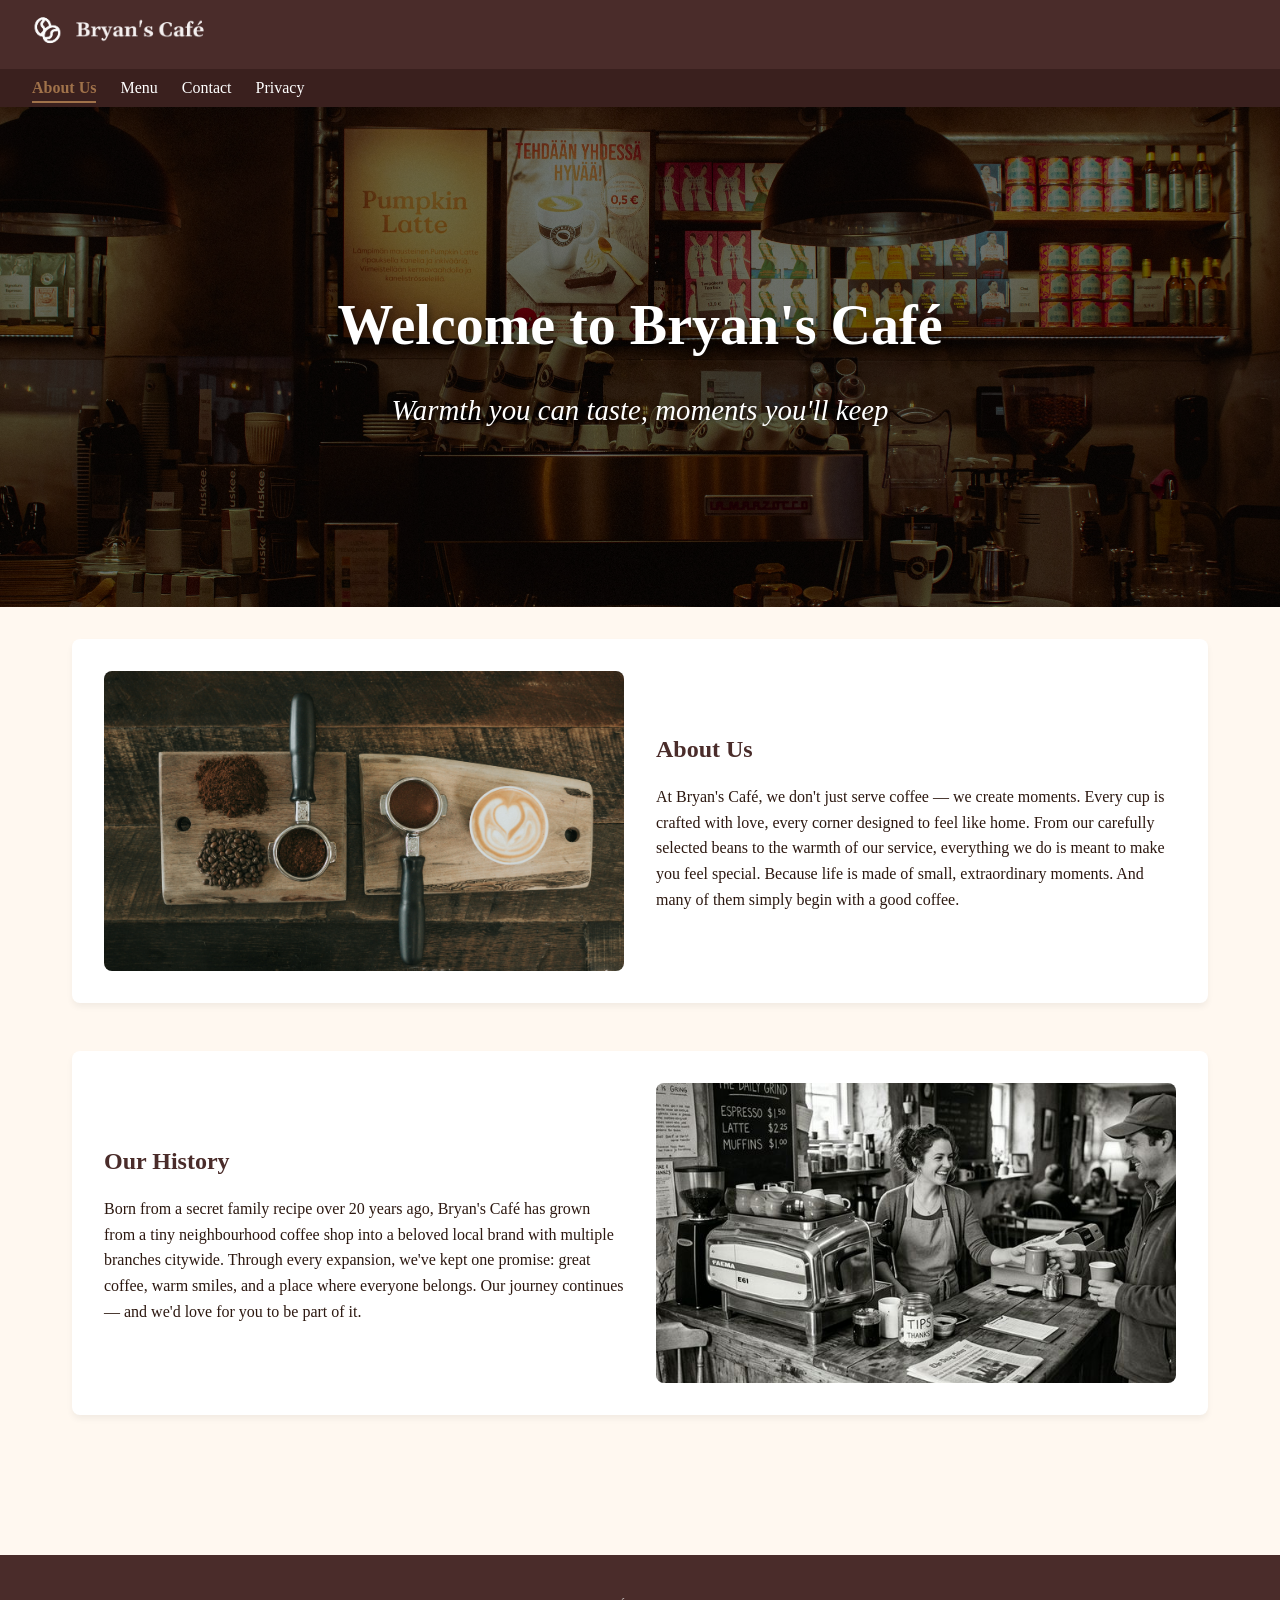
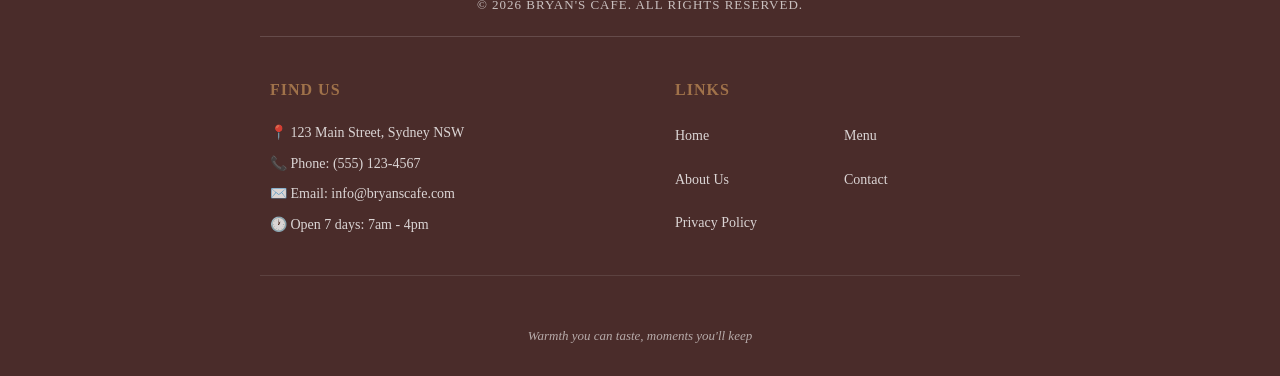
<file: index.html>
<!DOCTYPE html>
<html lang="en">
<head>
    <meta charset="UTF-8">
    <meta name="viewport" content="width=device-width, initial-scale=1.0">
    <title>About - Bryan's Café</title>
    <link rel="stylesheet" href="css/style.css">
</head>
<body>
    <!-- ===== HEADER ===== -->
    <header>
        <div class="header-top">
            <div class="logo-container">
                <a href="index.html">
                    <img src="images/logo.png" alt="Bryan's Café Logo">
                </a>
            </div>
        </div>
        <div class="header-bottom">
            <nav>
                <ul>
                    <li><a href="index.html" class="active">About Us</a></li>
                    <li><a href="menu.html">Menu</a></li>
                    <li><a href="contact.html">Contact</a></li>
                    <li><a href="privacy.html">Privacy</a></li>
                </ul>
            </nav>
        </div>
    </header>

    <!-- ===== BANNER FULL-WIDTH ===== -->
    <section class="banner-fullwidth">
        <div class="banner-overlay">
            <h1>Welcome to Bryan's Café</h1>
            <p>Warmth you can taste, moments you'll keep</p>
        </div>
    </section>

    <!-- ===== MAIN ===== -->
    <main>
        <!-- About Section -->
        <section class="split-section">
            <img src="images/about.jpg" alt="About Us">
            <div class="text-content">
                <h2>About Us</h2>
                <p>At Bryan's Café, we don't just serve coffee — we create moments. Every cup is crafted with love, every corner designed to feel like home. From our carefully selected beans to the warmth of our service, everything we do is meant to make you feel special. Because life is made of small, extraordinary moments. And many of them simply begin with a good coffee.</p>
            </div>
        </section>

        <!-- History Section -->
        <section class="split-section reverse">
            <img src="images/history.jpg" alt="Our History">
            <div class="text-content">
                <h2>Our History</h2>
                <p>Born from a secret family recipe over 20 years ago, Bryan's Café has grown from a tiny neighbourhood coffee shop into a beloved local brand with multiple branches citywide. Through every expansion, we've kept one promise: great coffee, warm smiles, and a place where everyone belongs. Our journey continues — and we'd love for you to be part of it.</p>
            </div>
        </section>
    </main>

    <!-- ===== FOOTER ===== -->
    <footer class="footer-slim">
        <div class="footer-container">
            <div class="footer-copyright-top">
                <p>&copy; <span id="currentYear"></span> Bryan's Café. All rights reserved.</p>
            </div>
            <div class="footer-main">
                <div class="footer-col footer-contact">
                    <h4 class="footer-title">Find Us</h4>
                    <div class="footer-info">
                        <p>📍 123 Main Street, Sydney NSW</p>
                        <p>📞 Phone: (555) 123-4567</p>
                        <p>✉️ Email: info@bryanscafe.com</p>
                        <p>🕐 Open 7 days: 7am - 4pm</p>
                    </div>
                </div>
                <div class="footer-col footer-links">
                    <h4 class="footer-title">Links</h4>
                    <ul class="footer-menu">
                        <li><a href="index.html">Home</a></li>
                        <li><a href="menu.html">Menu</a></li>
                        <li><a href="index.html">About Us</a></li>
                        <li><a href="contact.html">Contact</a></li>
                        <li><a href="privacy.html">Privacy Policy</a></li>
                    </ul>
                </div>
            </div>
            <div class="footer-divider"></div>
            <div class="footer-quote">
                <p>Warmth you can taste, moments you'll keep</p>
            </div>
        </div>
    </footer>

    <script src="js/script.js"></script>
</body>
</html>
</file>
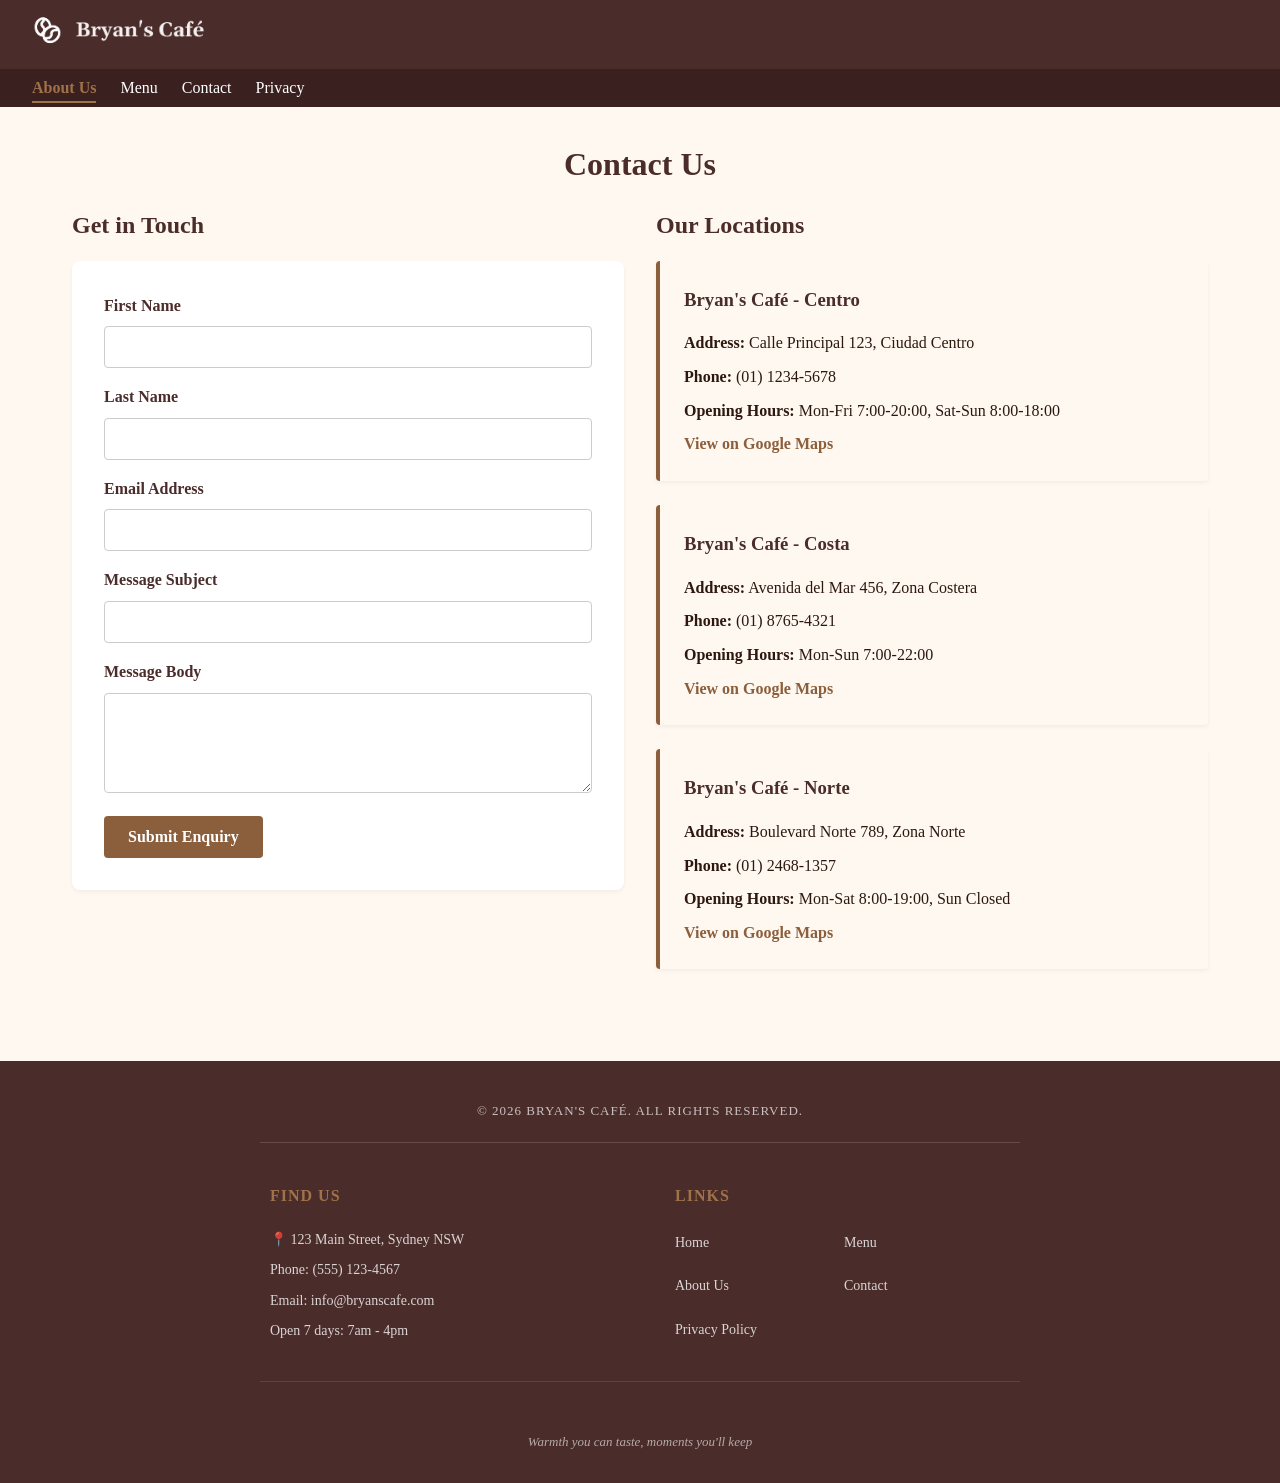
<file: contact.html>
<!DOCTYPE html>
<html lang="en">
<head>
    <meta charset="UTF-8">
    <meta name="viewport" content="width=device-width, initial-scale=1.0">
    <title>Contact - Bryan's Café</title>
    <link rel="stylesheet" href="css/style.css">
</head>
<body>
    <!-- ===== HEADER ===== -->
    <header>
        <!-- Línea 1: Logo -->
        <div class="header-top">
            <div class="logo-container">
                <a href="index.html">
                    <img src="images/logo.png" alt="Bryan's Café Logo">
                </a>
            </div>
        </div>
        <!-- Línea 2: Barra de navegación -->
        <div class="header-bottom">
            <nav>
                <ul>
                    <li><a href="index.html" class="active">About Us</a></li>
                    <li><a href="menu.html">Menu</a></li>
                    <li><a href="contact.html">Contact</a></li>
                    <li><a href="privacy.html">Privacy</a></li>
                </ul>
            </nav>
        </div>
    </header>

    <!-- ===== MAIN ===== -->
    <main>
        <h1 class="text-center">Contact Us</h1>
        <div class="contact-layout">
            <div class="contact-form-section">
                <h2>Get in Touch</h2>
                <form id="contactForm">
                    <div class="form-group">
                        <label for="firstName">First Name</label>
                        <input type="text" id="firstName" name="firstName">
                    </div>
                    <div class="form-group">
                        <label for="lastName">Last Name</label>
                        <input type="text" id="lastName" name="lastName">
                    </div>
                    <div class="form-group">
                        <label for="email">Email Address</label>
                        <input type="email" id="email" name="email">
                    </div>
                    <div class="form-group">
                        <label for="subject">Message Subject</label>
                        <input type="text" id="subject" name="subject">
                    </div>
                    <div class="form-group">
                        <label for="message">Message Body</label>
                        <textarea id="message" name="message"></textarea>
                    </div>
                    <button type="submit">Submit Enquiry</button>
                    <div id="feedback-message"></div>
                </form>
            </div>
            <div class="branches-section">
                <h2>Our Locations</h2>
                <div id="branches-container"></div>
            </div>
        </div>
    </main>

<!-- ===== FOOTER ===== -->
<footer class="footer-slim">
    <div class="footer-container">
        <!-- Copyright centrado arriba -->
        <div class="footer-copyright-top">
            <p>&copy; <span id="currentYear"></span> Bryan's Café. All rights reserved.</p>
        </div>
        
        <!-- Contenido principal - 2 columnas -->
        <div class="footer-main">
            <!-- Columna izquierda - Contacto -->
            <div class="footer-col footer-contact">
                <h4 class="footer-title">Find Us</h4>
                <div class="footer-info">
                    <p>📍 123 Main Street, Sydney NSW</p>
                    <p>Phone: (555) 123-4567</p>
                    <p>Email: info@bryanscafe.com</p>
                    <p>Open 7 days: 7am - 4pm</p>
                </div>
            </div>
            
            <!-- Columna derecha - Enlaces -->
            <div class="footer-col footer-links">
                <h4 class="footer-title">Links</h4>
                <ul class="footer-menu">
                    <li><a href="index.html">Home</a></li>
                    <li><a href="menu.html">Menu</a></li>
                    <li><a href="index.html">About Us</a></li>
                    <li><a href="contact.html">Contact</a></li>
                    <li><a href="privacy.html">Privacy Policy</a></li>
                </ul>
            </div>
        </div>
        
        <!-- Línea separadora -->
        <div class="footer-divider"></div>
        
        <!-- Statement pequeño abajo -->
        <div class="footer-quote">
            <p>Warmth you can taste, moments you'll keep</p>
        </div>
    </div>
</footer>

    <script src="js/script.js"></script>
</body>
</html>
</file>
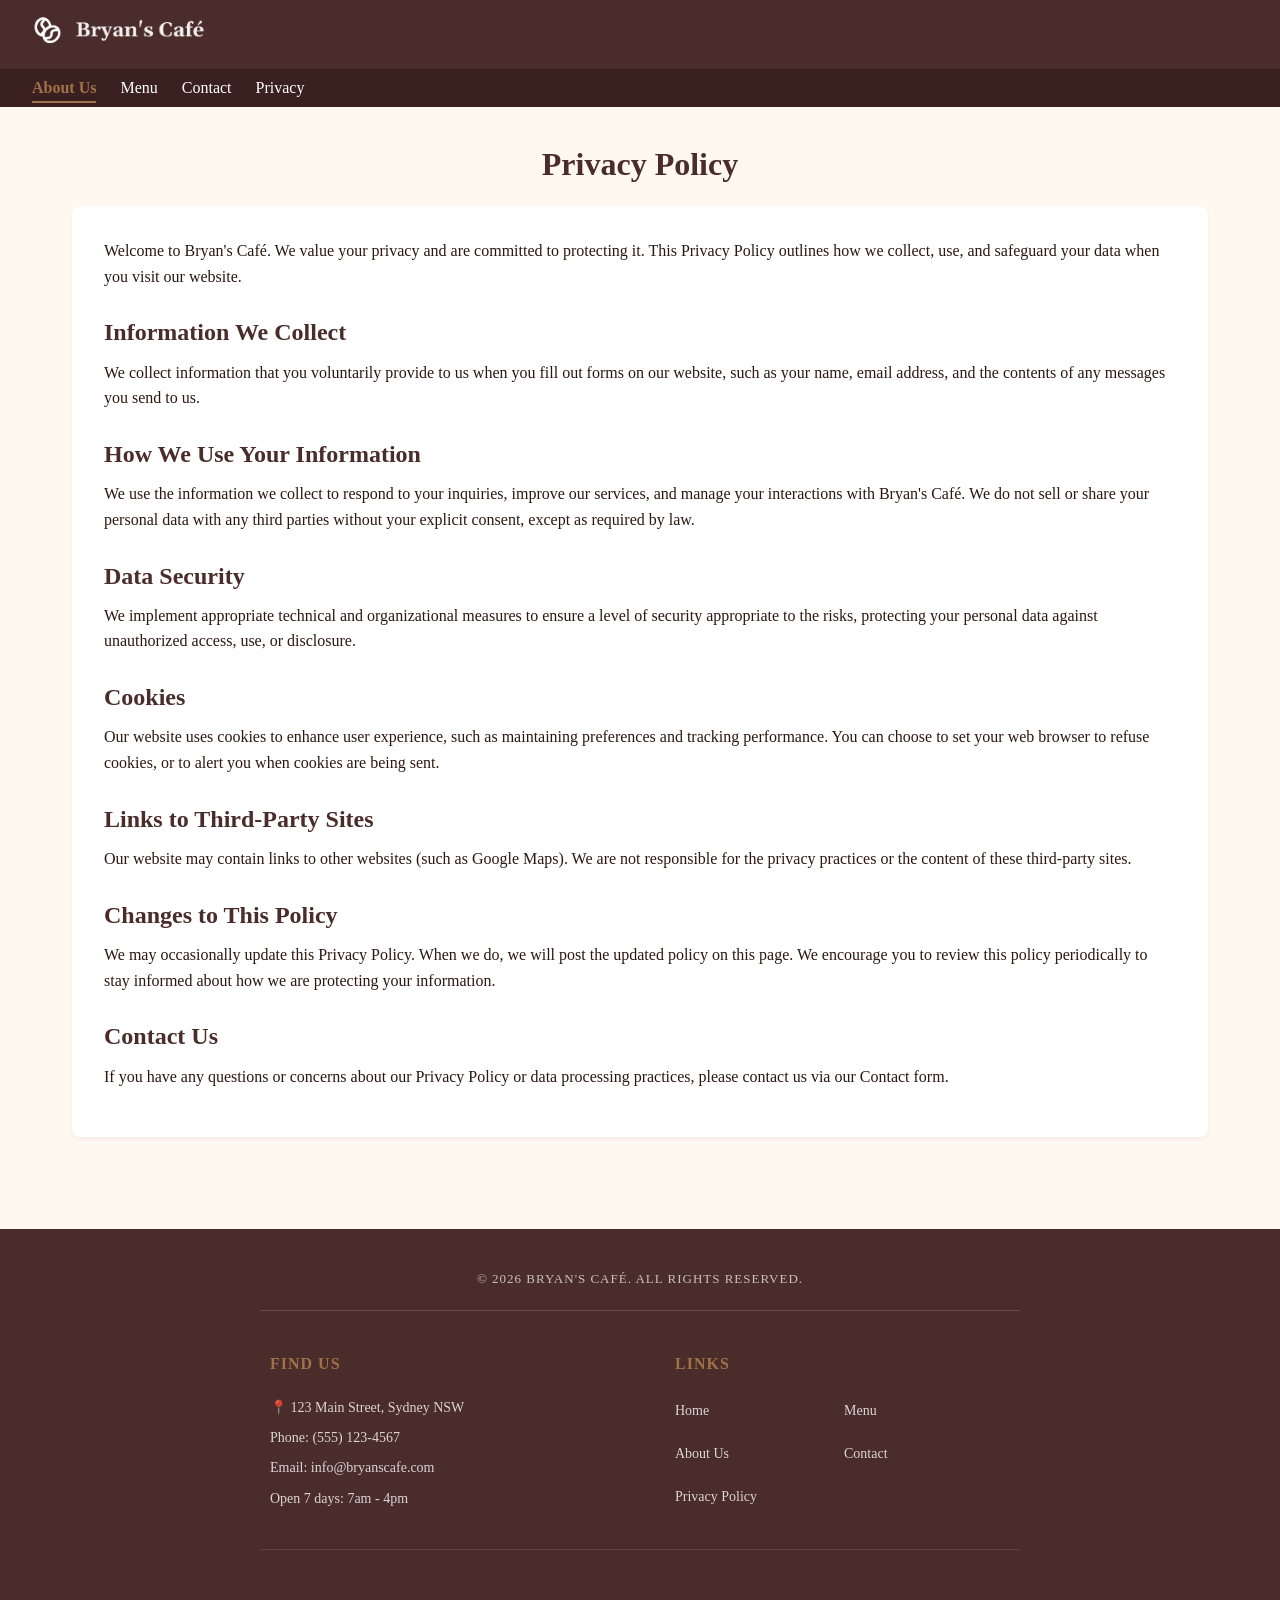
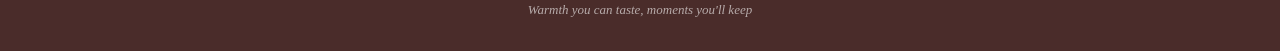
<file: privacy.html>
<!DOCTYPE html>
<html lang="en">
<head>
    <meta charset="UTF-8">
    <meta name="viewport" content="width=device-width, initial-scale=1.0">
    <title>Privacy Policy - Bryan's Café</title>
    <link rel="stylesheet" href="css/style.css">
</head>
<body>
    <!-- ===== HEADER ===== -->
    <header>
        <!-- Línea 1: Logo -->
        <div class="header-top">
            <div class="logo-container">
                <a href="index.html">
                    <img src="images/logo.png" alt="Bryan's Café Logo">
                </a>
            </div>
        </div>
        <!-- Línea 2: Barra de navegación -->
        <div class="header-bottom">
            <nav>
                <ul>
                     <li><a href="index.html" class="active">About Us</a></li>
                    <li><a href="menu.html">Menu</a></li>
                    <li><a href="contact.html">Contact</a></li>
                    <li><a href="privacy.html">Privacy</a></li>
                </ul>
            </nav>
        </div>
    </header>

    <!-- ===== MAIN ===== -->
    <main>
        <h1 class="text-center">Privacy Policy</h1>
        <div class="content-box">
            <p>Welcome to Bryan's Café. We value your privacy and are committed to protecting it. This Privacy Policy outlines how we collect, use, and safeguard your data when you visit our website.</p>

            <h2>Information We Collect</h2>
            <p>We collect information that you voluntarily provide to us when you fill out forms on our website, such as your name, email address, and the contents of any messages you send to us.</p>

            <h2>How We Use Your Information</h2>
            <p>We use the information we collect to respond to your inquiries, improve our services, and manage your interactions with Bryan's Café. We do not sell or share your personal data with any third parties without your explicit consent, except as required by law.</p>

            <h2>Data Security</h2>
            <p>We implement appropriate technical and organizational measures to ensure a level of security appropriate to the risks, protecting your personal data against unauthorized access, use, or disclosure.</p>

            <h2>Cookies</h2>
            <p>Our website uses cookies to enhance user experience, such as maintaining preferences and tracking performance. You can choose to set your web browser to refuse cookies, or to alert you when cookies are being sent.</p>

            <h2>Links to Third-Party Sites</h2>
            <p>Our website may contain links to other websites (such as Google Maps). We are not responsible for the privacy practices or the content of these third-party sites.</p>

            <h2>Changes to This Policy</h2>
            <p>We may occasionally update this Privacy Policy. When we do, we will post the updated policy on this page. We encourage you to review this policy periodically to stay informed about how we are protecting your information.</p>

            <h2>Contact Us</h2>
            <p>If you have any questions or concerns about our Privacy Policy or data processing practices, please contact us via our Contact form.</p>
        </div>
    </main>
<!-- ===== FOOTER ===== -->
<footer class="footer-slim">
    <div class="footer-container">
        <!-- Copyright centrado arriba -->
        <div class="footer-copyright-top">
            <p>&copy; <span id="currentYear"></span> Bryan's Café. All rights reserved.</p>
        </div>
        
        <!-- Contenido principal - 2 columnas -->
        <div class="footer-main">
            <!-- Columna izquierda - Contacto -->
            <div class="footer-col footer-contact">
                <h4 class="footer-title">Find Us</h4>
                <div class="footer-info">
                    <p>📍 123 Main Street, Sydney NSW</p>
                    <p>Phone: (555) 123-4567</p>
                    <p>Email: info@bryanscafe.com</p>
                    <p>Open 7 days: 7am - 4pm</p>
                </div>
            </div>
            
            <!-- Columna derecha - Enlaces -->
            <div class="footer-col footer-links">
                <h4 class="footer-title">Links</h4>
                <ul class="footer-menu">
                    <li><a href="index.html">Home</a></li>
                    <li><a href="menu.html">Menu</a></li>
                    <li><a href="index.html">About Us</a></li>
                    <li><a href="contact.html">Contact</a></li>
                    <li><a href="privacy.html">Privacy Policy</a></li>
                </ul>
            </div>
        </div>
        
        <!-- Línea separadora -->
        <div class="footer-divider"></div>
        
        <!-- Statement pequeño abajo -->
        <div class="footer-quote">
            <p>Warmth you can taste, moments you'll keep</p>
        </div>
    </div>
</footer>

    <script src="js/script.js"></script>
</body>
</html>
</file>
<file: css/style.css>
/* ============================================
   BRYAN'S CAFÉ - MAIN STYLESHEET
   ============================================ */

:root {
  --color-dark-brown: #4A2C2A;
  --color-medium-brown: #8B5E3C;
  --color-light-brown: #A0724A;
  --color-cream: #FFF8F0;
  --color-white: #FFFFFF;
  --color-dark-text: #2C1810;
  --color-success-bg: #d4edda;
  --color-success-text: #155724;
}

/* ================= RESET ================= */
* {
  margin: 0;
  padding: 0;
  box-sizing: border-box;
}

body {
  font-family: Georgia, 'Times New Roman', serif, 'Playfair Display';
  font-size: 16px;
  line-height: 1.6;
  color: var(--color-dark-text);
  background-color: var(--color-cream);
  display: flex;
  flex-direction: column;
  min-height: 100vh;
}

h1, h2, h3, h4, h5, h6 {
  font-family: Georgia, 'Times New Roman', serif;
  font-weight: bold;
  color: var(--color-dark-brown);
  margin-bottom: 1rem;
}

/* ================= HEADER ================= */
header {
  background-color: var(--color-dark-brown);
  color: var(--color-white);
  padding: 0;
}

/* Línea 1: Logo */
.header-top {
  padding: 0.5rem 2rem;
  display: flex;
  align-items: center;
}

header .logo-container img {
  height: 45px;
  width: auto;
}

/* Línea 2: Barra de navegación */
.header-bottom {
  background-color: #3A201E;
  padding: 0.4rem 2rem;
}

nav ul {
  display: flex;
  list-style: none;
  gap: 1.5rem;
  justify-content: flex-start;
}

nav a {
  color: var(--color-white);
  text-decoration: none;
  font-size: 1rem;
  padding: 0.3rem 0;
  transition: color 0.3s ease;
}

nav a:hover {
  color: var(--color-light-brown);
}

nav a.active {
  color: var(--color-light-brown);
  border-bottom: 2px solid var(--color-light-brown);
  font-weight: bold;
}

/* ================= MAIN ================= */
main {
  flex: 1;
  padding: 2rem;
  max-width: 1200px;
  margin: 0 auto;
  width: 100%;
}

/* ================= UTILITIES ================= */
.text-center { text-align: center; }
.mt-2 { margin-top: 2rem; }

/* ================= INDEX / ABOUT PAGE ================= */
.banner-fullwidth {
    width: 100%;
    height: 500px;
    background-image: url('../images/banner.jpg');
    background-size: cover;
    background-position: center;
    background-repeat: no-repeat;
    position: relative;
    margin: 0;
    padding: 0;
}

.banner-overlay {
    position: absolute;
    top: 0;
    left: 0;
    width: 100%;
    height: 100%;
    background-color: rgba(0, 0, 0, 0.55);
    display: flex;
    flex-direction: column;
    align-items: center;
    justify-content: center;
    text-align: center;
    padding: 20px;
}

.banner-overlay h1 {
    color: #FFFFFF;
    font-size: 3.5rem;
    margin-bottom: 1rem;
    text-shadow: 2px 2px 8px rgba(0, 0, 0, 0.5);
}

.banner-overlay p {
    color: #FFFFFF;
    font-size: 1.8rem;
    font-style: italic;
    text-shadow: 1px 1px 4px rgba(0, 0, 0, 0.5);
}

.split-section {
    display: flex;
    align-items: center;
    gap: 2rem;
    margin-bottom: 3rem;
    background-color: var(--color-white);
    padding: 2rem;
    border-radius: 8px;
    box-shadow: 0 4px 6px rgba(0,0,0,0.05);
}

.split-section.reverse {
    flex-direction: row-reverse;
}

.split-section img {
    width: 50%;
    max-height: 300px;
    object-fit: cover;
    border-radius: 8px;
}

.split-section .text-content {
    width: 50%;
}
/* ================= MENU PAGE ================= */
#menu-container {
  display: grid;
  grid-template-columns: repeat(auto-fill, minmax(300px, 1fr));
  gap: 2rem;
  margin-top: 2rem;
}

.menu-card {
  background-color: var(--color-white);
  border-radius: 8px;
  overflow: hidden;
  box-shadow: 0 2px 4px rgba(0,0,0,0.1);
  transition: transform 0.3s ease, box-shadow 0.3s ease;
  display: flex;
  flex-direction: column;
}

.menu-card:hover {
  transform: translateY(-5px);
  box-shadow: 0 8px 16px rgba(0,0,0,0.15);
}

.menu-card img {
  width: 100%;
  height: 200px;
  object-fit: cover;
}

.menu-card-content {
  padding: 1.5rem;
  flex: 1;
  display: flex;
  flex-direction: column;
}

.menu-card h3 {
  color: var(--color-dark-brown);
  margin-bottom: 0.5rem;
}

.menu-card p.desc {
  color: #666;
  font-size: 0.95rem;
  margin-bottom: 1rem;
  flex: 1;
}

.menu-card p.price {
  color: var(--color-medium-brown);
  font-size: 1.25rem;
  font-weight: bold;
}

.menu-error {
  text-align: center;
  color: red;
  font-size: 1.2rem;
  padding: 2rem;
}

/* ================= CONTACT PAGE ================= */
.contact-layout {
  display: grid;
  grid-template-columns: 1fr 1fr;
  gap: 2rem;
}

form {
  background-color: var(--color-white);
  padding: 2rem;
  border-radius: 8px;
  box-shadow: 0 2px 4px rgba(0,0,0,0.05);
}

.form-group {
  margin-bottom: 1rem;
}

form label {
  display: block;
  margin-bottom: 0.5rem;
  font-weight: bold;
  color: var(--color-dark-brown);
}

form input, form textarea {
  width: 100%;
  padding: 0.75rem;
  border: 1px solid #ccc;
  border-radius: 4px;
  font-family: inherit;
}

form textarea {
  resize: vertical;
  min-height: 100px;
}

form button {
  background-color: var(--color-medium-brown);
  color: var(--color-white);
  padding: 0.75rem 1.5rem;
  border: none;
  border-radius: 4px;
  cursor: pointer;
  font-size: 1rem;
  font-family: inherit;
  font-weight: bold;
  transition: background-color 0.3s ease;
}

form button:hover {
  background-color: var(--color-dark-brown);
}

#feedback-message {
  margin-top: 1rem;
  padding: 1rem;
  border-radius: 4px;
  background-color: var(--color-success-bg);
  color: var(--color-success-text);
  display: none;
}

#branches-container {
  display: flex;
  flex-direction: column;
  gap: 1.5rem;
}

.branch-card {
  background-color: var(--color-cream);
  border-left: 4px solid var(--color-medium-brown);
  padding: 1.5rem;
  border-radius: 4px;
  box-shadow: 0 2px 4px rgba(0,0,0,0.05);
}

.branch-card h3 {
  margin-top: 0;
}

.branch-card p {
  margin-bottom: 0.5rem;
}

.branch-card a {
  color: var(--color-medium-brown);
  font-weight: bold;
  text-decoration: none;
}

.branch-card a:hover {
  text-decoration: underline;
}

/* ================= PRIVACY PAGE ================= */
.content-box {
  background-color: var(--color-white);
  padding: 2rem;
  border-radius: 8px;
  box-shadow: 0 2px 4px rgba(0,0,0,0.05);
}

.content-box h2 {
  margin-top: 1.5rem;
  margin-bottom: 0.5rem;
}

.content-box p {
  margin-bottom: 1rem;
}

/* ================= MEDIA QUERIES (MOBILE) ================= */
@media (max-width: 768px) {
  header {
    flex-direction: column;
    text-align: center;
  }

  .header-top {
    justify-content: center;
    padding: 0.5rem 1rem;
  }

  .header-bottom {
    padding: 0.4rem 1rem;
  }

  nav ul {
    flex-direction: column;
    gap: 0.5rem;
    align-items: flex-start;
  }

  .banner {
    height: 300px;
  }

  .banner h1 {
    font-size: 2rem;
  }

  .split-section, .split-section.reverse {
    flex-direction: column;
  }

  .split-section img, .split-section .text-content {
    width: 100%;
  }

  #menu-container {
    grid-template-columns: 1fr;
  }

  .contact-layout {
    grid-template-columns: 1fr;
  }
}
/* ============================================
   FOOTER
   ============================================ */
.footer-slim {
    background-color: var(--color-dark-brown);
    color: var(--color-white);
    padding: 40px 0 30px;
    margin-top: 60px;
    width: 100%;
}

.footer-container {
    max-width: 800px;
    margin: 0 auto;
    padding: 0 20px;
}

/* Copyright arriba */
.footer-copyright-top {
    text-align: center;
    margin-bottom: 40px;
    padding-bottom: 20px;
    border-bottom: 1px solid rgba(255, 255, 255, 0.15);
}

.footer-copyright-top p {
    color: rgba(255, 255, 255, 0.7);
    font-size: 13px;
    letter-spacing: 1px;
    text-transform: uppercase;
}

/* Contenido principal - 2 columnas */
.footer-main {
    display: grid;
    grid-template-columns: 1fr 1fr;
    gap: 50px;
    margin-bottom: 30px;
}

/* Columnas */
.footer-col {
    padding: 0 10px;
}

.footer-title {
    color: var(--color-light-brown);
    font-size: 16px;
    margin-bottom: 20px;
    font-weight: 600;
    text-transform: uppercase;
    letter-spacing: 1px;
}

/* Columna de contacto */
.footer-contact .footer-info {
    display: flex;
    flex-direction: column;
    gap: 8px;
}

.footer-contact p {
    color: rgba(255, 255, 255, 0.8);
    font-size: 14px;
    display: flex;
    align-items: center;
    gap: 8px;
    line-height: 1.6;
}

.footer-contact i {
    color: var(--color-light-brown);
    width: 16px;
    font-size: 14px;
    opacity: 0.9;
}

/* Columna de enlaces */
.footer-links .footer-menu {
    list-style: none;
    padding: 0;
    margin: 0;
    display: grid;
    grid-template-columns: repeat(2, 1fr);
    gap: 8px 3px;
}

.footer-links .footer-menu li {
    margin-bottom: 8px;
}

.footer-links .footer-menu a {
    color: rgba(255, 255, 255, 0.8);
    font-size: 14px;
    text-decoration: none;
    transition: all 0.3s ease;
    display: inline-block;
    padding: 2px 0;
}

.footer-links .footer-menu a:hover {
    color: var(--color-white);
    transform: translateX(3px);
}

.footer-links .footer-menu a.active {
    color: var(--color-light-brown);
    font-weight: 600;
}

/* Línea separadora */
.footer-divider {
    height: 1px;
    background: rgba(255, 255, 255, 0.1);
    margin: 30px 0;
    width: 100%;
}

/* Quote pequeño abajo */
.footer-quote {
    text-align: center;
    padding-top: 20px;
}

.footer-quote p {
    color: rgba(255, 255, 255, 0.6);
    font-size: 13px;
    font-style: italic;
    margin: 0;
}

/* ===== RESPONSIVE FOOTER ===== */
@media (max-width: 768px) {
    .footer-main {
        grid-template-columns: 1fr;
        gap: 30px;
    }
    
    .footer-links .footer-menu {
        grid-template-columns: 1fr 1fr;
    }
}
</file>
